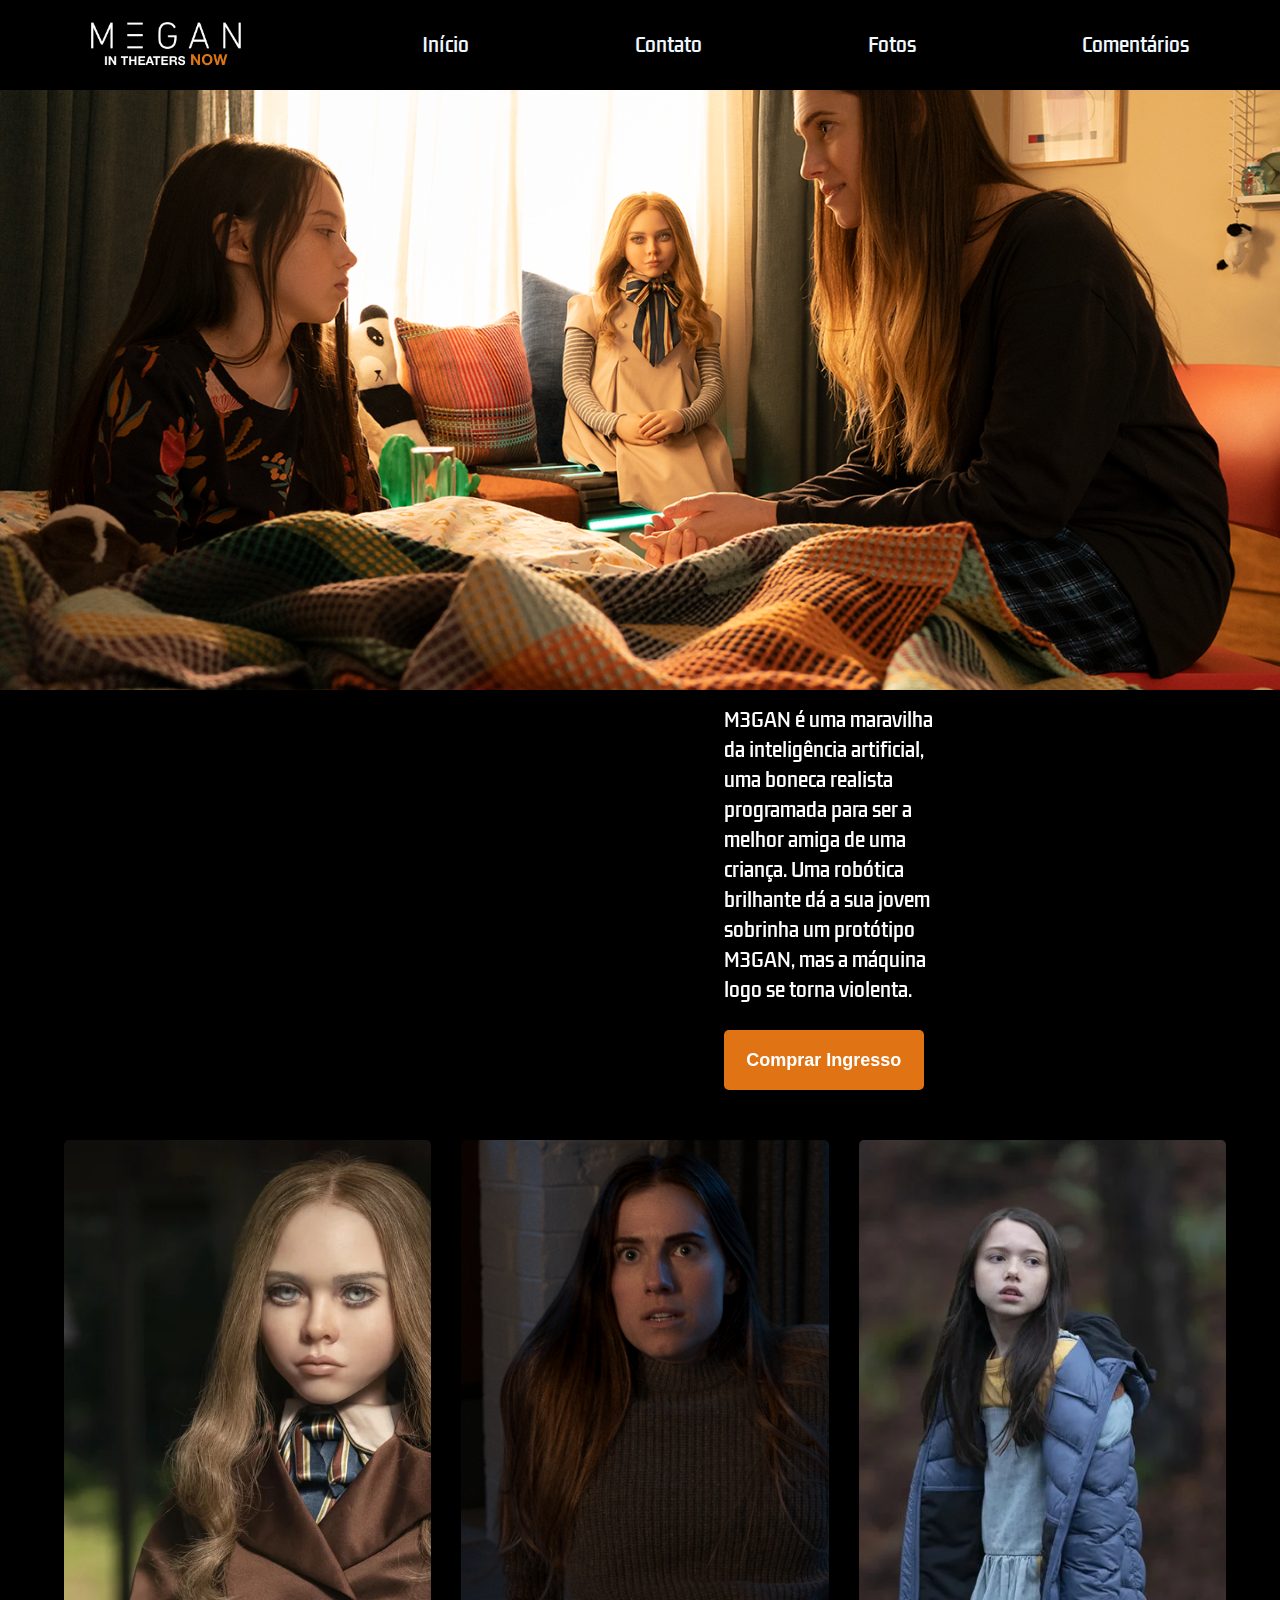
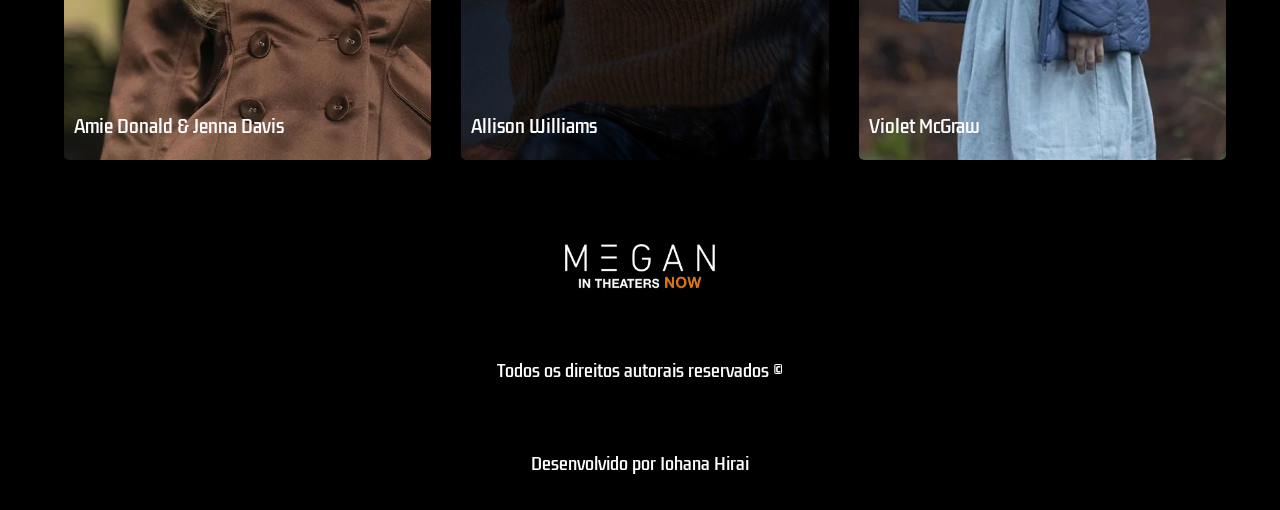
<file: index.html>
<!DOCTYPE html>
<html lang="pt-BR">

<head>
    <meta charset="UTF-8">
    <meta http-equiv="X-UA-Compatible" content="IE=edge">
    <meta name="viewport" content="width=device-width, initial-scale=1.0">
    <!-- <meta name="theme-color" content="#e07414" /> -->
    <title>M3GAN</title>
    <link rel="stylesheet" href="./css/styles.css" />
    <link rel="shortcut icon" href="./src/images/ICON.png" type="image/x-icon">
</head>

<body>
    <header>
        <img id="logo" src="./src/images/logo.png"/>
        <nav>
            <ul>
                <a href="./index.html">
                    <li>Início</li>
                </a>
                <a href="./html/contato.html">
                    <li>Contato</li>
                </a>
                <a href="./html/fotos.html">
                    <li>Fotos</li>
                </a>
                <a href="./html/comentarios.html">
                    <li>Comentários</li>
                </a>
            </ul>   
        </nav>
    </header>
    <div id="banner"></div>
    <div id="trailer-container">
        <div class="content">
            <iframe width="560" height="315" src="https://www.youtube.com/embed/JcKRaUGJcqY" title="YouTube video player" frameborder="0" allow="accelerometer; autoplay; clipboard-write; encrypted-media; gyroscope; picture-in-picture; web-share" allowfullscreen>Seu navegador não possui suporte para vídeos.</iframe>
            <div id="sinopse">
                <p class="description">
                    M3GAN é uma maravilha da inteligência artificial, uma boneca realista 
                    programada para ser a melhor amiga de uma criança. Uma robótica brilhante dá a sua jovem sobrinha 
                    um protótipo M3GAN, mas a máquina logo se torna violenta.
                </p>
                <button class="button">Comprar Ingresso</button>
            </div>
        </div>
    </div>

    <div class="actor-cards-container">
        <div class="cards-content">
            <div class="card banner-1">Amie Donald & Jenna Davis</div>
            <div class="card banner-2">Allison Williams</div>
            <div class="card banner-3">Violet McGraw</div>
        </div>
    </div>

    <footer>
        <img style="object-fit: contain;" id="logo" src="./src/images/logo.png" />
        <span>Todos os direitos autorais reservados ©</span>
        <span>Desenvolvido por Iohana Hirai</span>

        <nav class="footer-nav">
            <ul class="footer-list"> 
                <a href="./index.html">
                    <li>Início</li>
                </a>
                <a href="./html/contato.html">
                    <li>Contato</li>
                </a>
                <a href="./html/fotos.html">
                    <li>Fotos</li>
                </a>
                <a href="./html/comentarios.html">
                    <li>Comentários</li>
                </a>
            </ul>
        </nav>
    </footer>
</body>

</html>
</file>
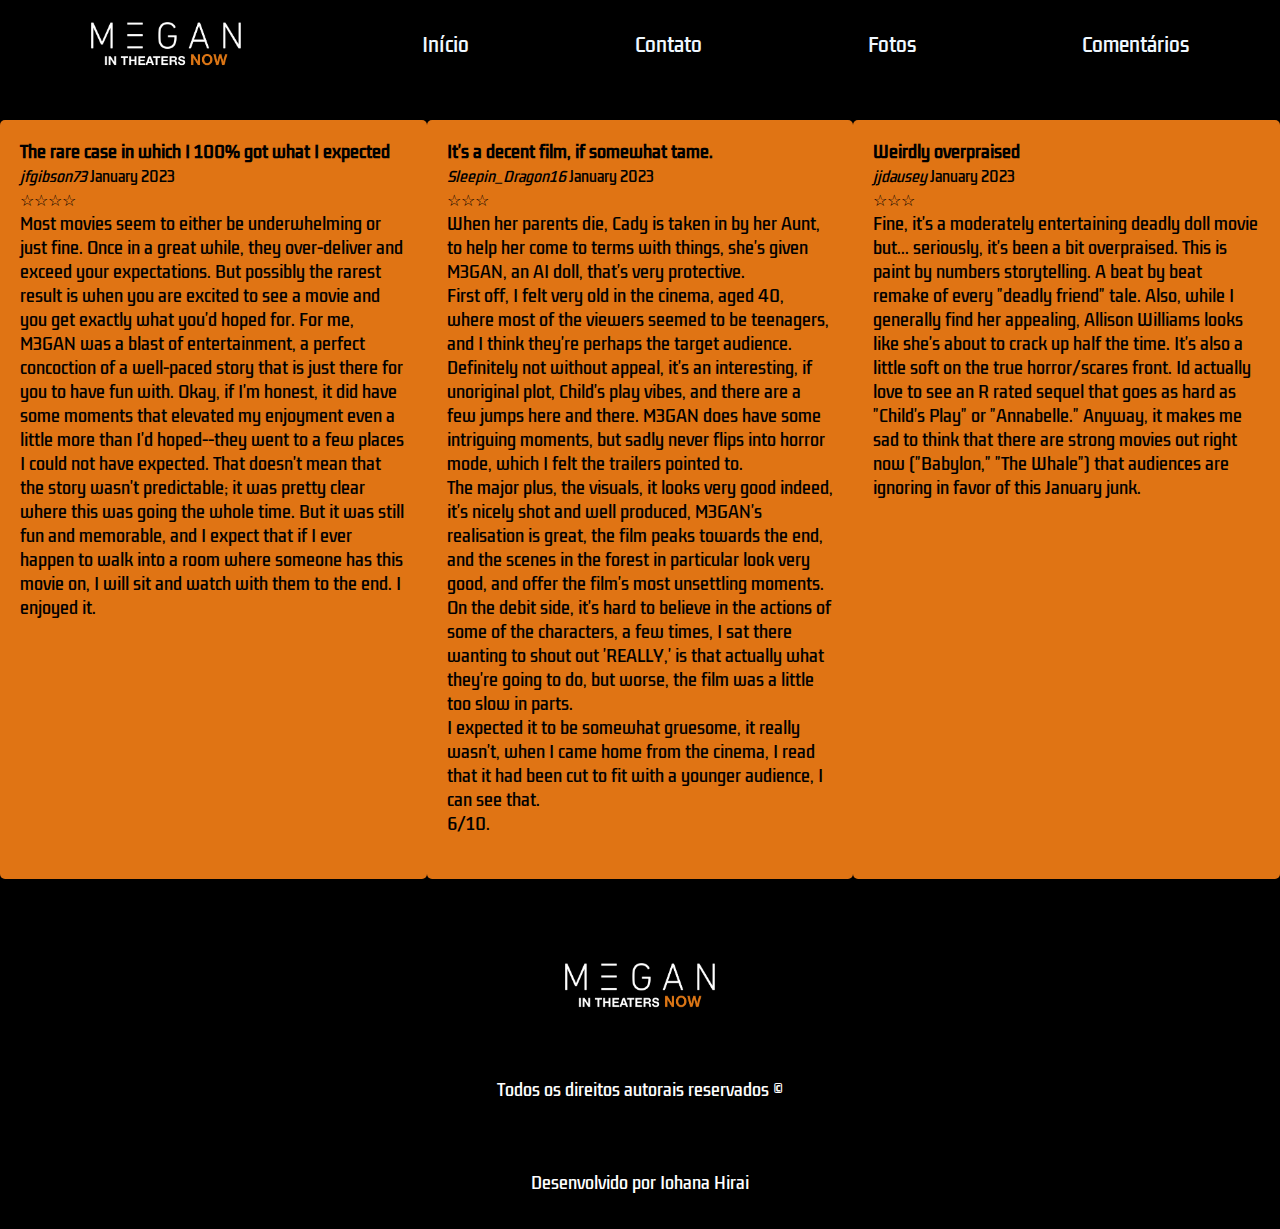
<file: HTML/comentarios.html>
<!DOCTYPE html>
<html lang="pt-BR">

<head>
    <meta charset="UTF-8">
    <meta http-equiv="X-UA-Compatible" content="IE=edge">
    <meta name="viewport" content="width=device-width, initial-scale=1.0">
    <title>M3GAN</title>
    <link rel="stylesheet" href="../css/styles.css" />
    <link rel="shortcut icon" href="../src/images/ICON.png" type="image/x-icon">
</head>

<body>
    <header>
        <img id="logo" src="../src/images/logo.png" />
        <nav>
            <ul>
                <a href="../index.html">
                    <li>Início</li>
                </a>
                <a href="./contato.html">
                    <li>Contato</li>
                </a>
                <a href="./fotos.html">
                    <li>Fotos</li>
                </a>
                <a href="./comentarios.html">
                    <li>Comentários</li>
                </a>
            </ul>
        </nav>
    </header>

    <main>
        <div class="comentarios-container">
            <div class="comentarios-content">
                <div  class="comentario-1">
                    <p class="comment-1-a" style="background-color: transparent">
                        <strong style="background-color: transparent"> The rare case in which I 100% got what I expected
                        </strong>
                    </p>
                    <a style="background-color: transparent; font-size: 14px;"> <i
                            style="background-color: transparent">jfgibson73</i> January 2023</a>
                    </br>
                    <a style="background-color: transparent">☆☆☆☆</a>
                    </br>
                    <p class="comment-1-a" style="background-color: transparent"> Most movies seem to either be
                        underwhelming or just fine. Once in a great while, they over-deliver and exceed your
                        expectations. But possibly the rarest result is when you are excited to see a movie and you get
                        exactly what you'd hoped for. For me, M3GAN was a blast of entertainment, a perfect concoction
                        of a well-paced story that is just there for you to have fun with. Okay, if I'm honest, it did
                        have some moments that elevated my enjoyment even a little more than I'd hoped--they went to a
                        few places I could not have expected. That doesn't mean that the story wasn't predictable; it
                        was pretty clear where this was going the whole time. But it was still fun and memorable, and I
                        expect that if I ever happen to walk into a room where someone has this movie on, I will sit and
                        watch with them to the end. I enjoyed it.
                    </p>
                </div>
                <div id="comment" class="comentario-2">
                    <p class="comment-2-a" style="background-color: transparent">
                        <strong style="background-color: transparent"> It's a decent film, if somewhat tame. </strong>
                    </p>
                    <a style="background-color: transparent; font-size: 14px;"> <i
                            style="background-color: transparent">Sleepin_Dragon16</i> January 2023</a>
                    </br>
                    <a style="background-color: transparent">☆☆☆</a>
                    </br>
                    <p class="comment-2-a" style="background-color: transparent"> When her parents die, Cady is taken in
                        by her Aunt, to help her come to terms with things, she's given M3GAN, an AI doll, that's very
                        protective.
                        </br>
                        First off, I felt very old in the cinema, aged 40, where most of the viewers seemed to be
                        teenagers, and I think they're perhaps the target audience.
                        </br>
                        Definitely not without appeal, it's an interesting, if unoriginal plot, Child's play vibes, and
                        there are a few jumps here and there. M3GAN does have some intriguing moments, but sadly never
                        flips into horror mode, which I felt the trailers pointed to.
                        </br>
                        The major plus, the visuals, it looks very good indeed, it's nicely shot and well produced,
                        M3GAN's realisation is great, the film peaks towards the end, and the scenes in the forest in
                        particular look very good, and offer the film's most unsettling moments.
                        </br>
                        On the debit side, it's hard to believe in the actions of some of the characters, a few times, I
                        sat there wanting to shout out 'REALLY,' is that actually what they're going to do, but worse,
                        the film was a little too slow in parts.
                        </br>
                        I expected it to be somewhat gruesome, it really wasn't, when I came home from the cinema, I
                        read that it had been cut to fit with a younger audience, I can see that.
                        </br>
                        6/10.
                    </p>
                </div>
                <div  class="comentario-1">
                    <p class="comment-3-a" style="background-color: transparent">
                        <strong style="background-color: transparent"> Weirdly overpraised </strong>
                    </p>
                    <a style="background-color: transparent; font-size: 14px;"> <i
                            style="background-color: transparent">jjdausey</i> January 2023</a>
                    </br>
                    <a style="background-color: transparent">☆☆☆</a>
                    </br>
                    <p class="comment-3-a" style="background-color: transparent"> Fine, it's a moderately entertaining
                        deadly doll movie but... seriously, it's been a bit overpraised. This is paint by numbers
                        storytelling. A beat by beat remake of every "deadly friend" tale. Also, while I generally find
                        her appealing, Allison Williams looks like she's about to crack up half the time. It's also a
                        little soft on the true horror/scares front. Id actually love to see an R rated sequel that goes
                        as hard as "Child's Play" or "Annabelle." Anyway, it makes me sad to think that there are strong
                        movies out right now ("Babylon," "The Whale") that audiences are ignoring in favor of this
                        January junk.
                    </p>
                </div>
            </div>
        </div>
    </main>

    <footer>
        <img style="object-fit: contain;" id="logo" src="../src/images/logo.png" />
        <span>Todos os direitos autorais reservados ©</span>
        <span>Desenvolvido por Iohana Hirai</span>

        <nav class="footer-nav">
            <ul>
                <a href="../index.html">
                    <li>Início</li>
                </a>
                <a href="./contato.html">
                    <li>Contato</li>
                </a>
                <a href="./fotos.html">
                    <li>Fotos</li>
                </a>
                <a href="./comentarios.html">
                    <li>Comentários</li>
                </a>
            </ul>
        </nav>
    </footer>
</body>

</html>
</file>
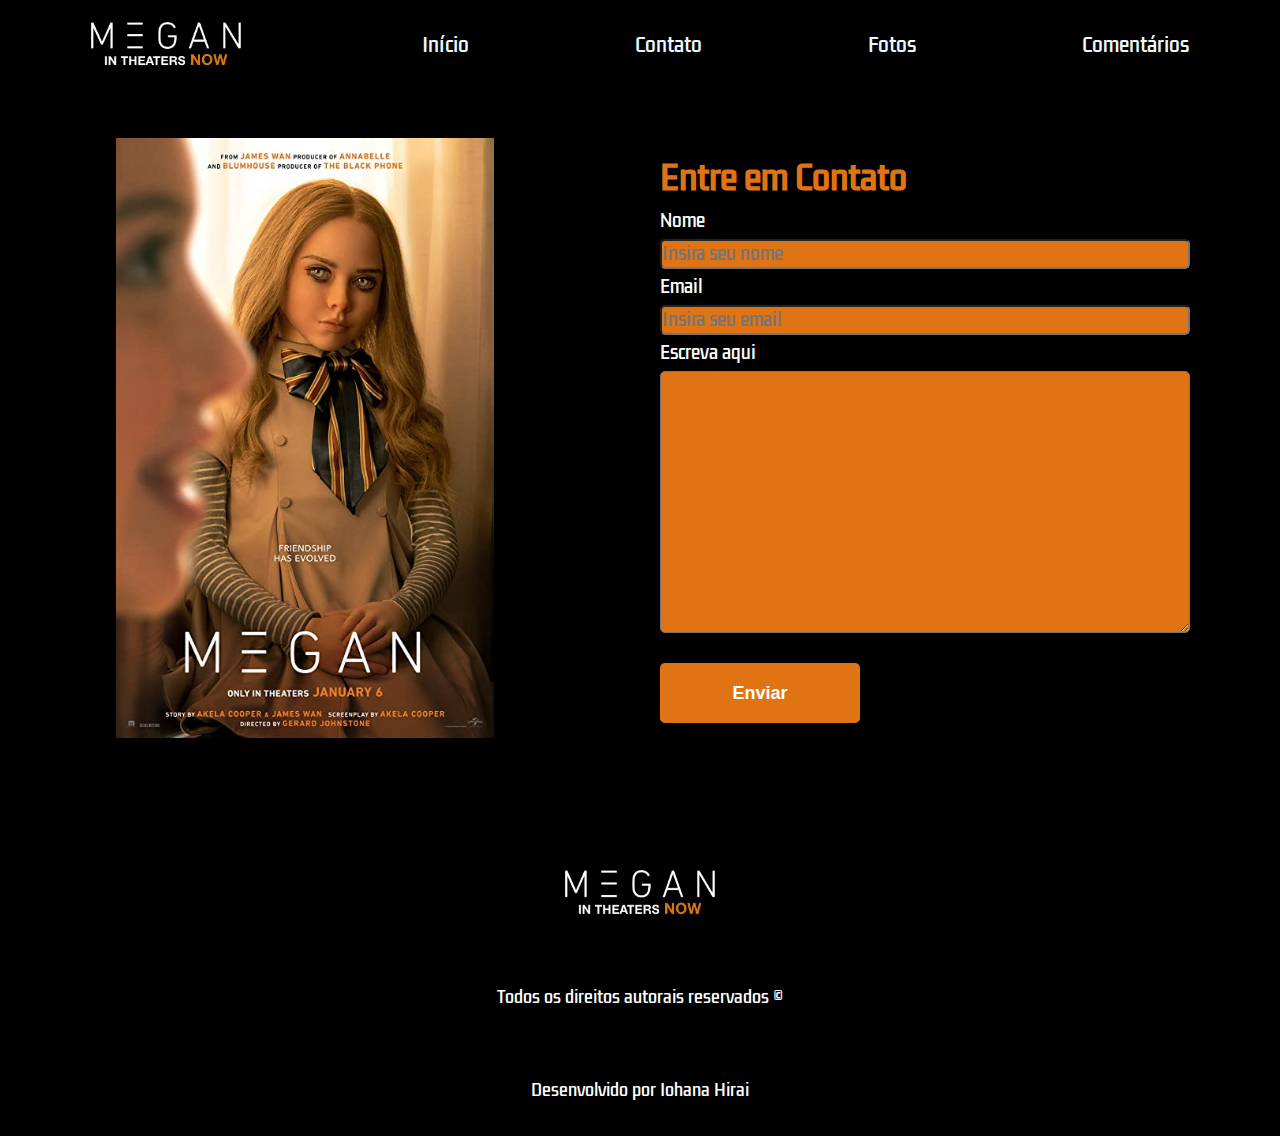
<file: HTML/contato.html>
<!DOCTYPE html>
<html lang="pt-BR">

<head>
    <meta charset="UTF-8">
    <meta http-equiv="X-UA-Compatible" content="IE=edge">
    <meta name="viewport" content="width=device-width, initial-scale=1.0">
    <title>M3GAN</title>
    <link rel="stylesheet" href="../css/styles.css" />
    <link rel="shortcut icon" href="../src/images/ICON.png" type="image/x-icon">
</head>

<body>
    <header>
        <img id="logo" src="../src/images/logo.png" />
        <nav>
            <ul>
                <a href="../index.html">
                    <li>Início</li>
                </a>
                <a href="./contato.html">
                    <li>Contato</li>
                </a>
                <a href="./fotos.html">
                    <li>Fotos</li>
                </a>
                <a href="./comentarios.html">
                    <li>Comentários</li>
                </a>
            </ul>
        </nav>

    </header>

    <div class="cartaz-contato">
        <div class="cartaz-content">
            <img src="../src/images/M3GAN CARTAZ.jpg" class="imagem-cartaz" />
        </div>
        <form action="./contato.html">
            <h1 class="form-title" style="font-family: 'Kdam Thmor Pro', sans-serif; color: #e07414" ;>Entre em
                Contato</h1>

            <label for="text">Nome</label>
            <input style="display: block" id="text" type="text" name="text" placeholder="Insira seu nome" />

            <label for="email">Email</label>
            <input style="display: block" id="email" type="email" name="email" placeholder="Insira seu email" />

            <label for="textarea">Escreva aqui</label>
            <textarea style="display: block" name="mensagem" id="mensagem" rows="10">
                </textarea>

            <button class="button">Enviar</button>

        </form>
    </div>

    <footer>
        <img style="object-fit: contain;" id="logo" src="../src/images/logo.png" />
        <span>Todos os direitos autorais reservados ©</span>
        <span>Desenvolvido por Iohana Hirai</span>

        <nav class="footer-nav">
            <ul>
                <a href="../index.html">
                    <li>Início</li>
                </a>
                <a href="./contato.html">
                    <li>Contato</li>
                </a>
                <a href="./fotos.html">
                    <li>Fotos</li>
                </a>
                <a href="./comentarios.html">
                    <li>Comentários</li>
                </a>
            </ul>
        </nav>
    </footer>
</body>

</html>
</file>
<file: css/styles.css>
@import url('https://fonts.googleapis.com/css2?family=Kdam+Thmor+Pro&display=swap');

* {
    margin: 0;
    padding: 0;
    background-color: black;
    list-style: none;
    text-decoration: none;
}

header {
    height: 90px;
    display: flex;
    justify-content: space-around;
    align-items: center;
}

nav {
    width: 60%;
}

ul {
    display: flex;
    width: 100%;
    justify-content: space-between;
}

li {
    list-style: none;
    color: aliceblue;
    cursor: pointer;
    font-size: 19px;
    transition: 0.5s;
    font-family: 'Kdam Thmor Pro', sans-serif;
}

li:hover {
    color: #e07414;
}

#logo {
    width: 150px;
    height: auto;
}

#banner {
    background-image: url(../src/images/banner0.png);
    background-position: 50% 50%;
    background-size: cover;
    width: 100%;
    height: 600px;

}

#trailer-container {
    width: 100%;
    height: 400px;
    display: flex;
    justify-content: center;
}

.content {
    width: 60%;
    display: flex;
    align-items: center;
    justify-content: space-between;
}

.trailer {
    width: 50%;
}

#sinopse {
    width: 50%;
    display: flex;
    flex-direction: column;
    justify-content: space-between;
    margin-left: 30px;
    margin-top: auto;
}

.description {
    color: #fff;
    font-size: 19px;
    font-family: 'Kdam Thmor Pro', sans-serif;
    width: 70%;
}

.button {
    width: 200px;
    height: 60px;
    background-color: #e07414;
    color: #fff;
    padding: 8px 10px;
    border-radius: 5px;
    cursor: pointer;
    transition: .8s;
    font-size: 18px;
    display: flex;
    justify-content: center;
    font-weight: bold;
    border: none;
    outline: none;
    margin-top: 25px;
    align-items: center;
}

.button:hover {
    background-color: #fff;
    color: black;
}

.actor-cards-container {
    width: 100%;
    display: flex;
    justify-content: center;
    margin-top: 50px;

}

.cards-content {
    width: 90%;
    display: grid;
    grid-template-columns: repeat(3, 1fr);
    row-gap: 20px;
    column-gap: 40px;
}

.card {
    width: 100%;
    height: 600px;
    background-size: cover;
    background-position: 50% 50%;
    border-radius: 5px;
    cursor: pointer;
    transition: 1s;
    display: flex;
    flex-direction: column;
    justify-content: flex-end;
    padding: 0 0 20px 10px;
    color: #fff;
    font-size: 17px;
    font-family: 'Kdam Thmor Pro', sans-serif;
}

.card:hover {
    transform: scale(1.02);
}

.banner-1{
    background-image: url(../src/images/banner1.webp);
}

.banner-2{
    background-image: url(../src/images/banner2.jpg);
}

.banner-3{
    background-image: url(../src/images/banner3.webp);
}

footer {
    height: 300px;
    margin-top: 50px;
    display: flex;
    flex-direction: column;
    align-items: center;
    justify-content: space-around;
}

span {
    color: #fff;
    font-family: 'Kdam Thmor Pro', sans-serif;
}

.footer-nav {
    display: none;
}

.footer-list {
    display: flex;
    flex-direction: column;
    align-items: center;
}

@media(max-width: 768px){
    .footer-nav {
        display: block;
    }
    
    nav {
        display: none;
    }

    #banner {
        background-position: 40%;
    }

    #trailer-container {
        width: 100%;
        height: 400px;
        display: flex;
        flex-direction: column;
    }

    .content {
    width: 95%;
    display: flex;
    flex-direction: column;
    }

    .trailer {
        width: 100%;
    }

    #sinopse {
        width: 95%;
        display: flex;
        flex-direction: column;
        justify-content: space-between;
        margin-left: auto;
    }

    .description {
        width: 100%;
    }

    .button {
        width: 100%;
        margin-top: 30px;
    }

    .cards-content {
        grid-template-columns: 1fr;
        margin-top: 150px;
    }
    * {
        align-items: center;
    }
}

.cartaz-contato {
    display: grid;
    grid-template-columns: 1fr 1fr;
    max-width: 1100px;
    margin: 0 auto;
    align-items: center;
    gap: 40px;
    padding: 3rem 1rem;
}
 .imagem-cartaz {
    object-fit: contain;
    max-width: 100%;
    display: flex;
}

.cartaz-content {
    background-repeat: no-repeat;
    padding-right: 100px;
    color: #fff;
    font-size: 17px;
    font-family: 'Kdam Thmor Pro', sans-serif;
    border-radius: 5px;
}

.cartaz-content img {
    width: 100%;
    height: 600px;
}

label {
    font-family: 'Kdam Thmor Pro', sans-serif;
    border-radius: 5px;
    color: #fff;
    font-size: 17px;
    
}
input {
    display: block;
    background-color: #e07414;
    list-style: none;
    font-family: 'Kdam Thmor Pro', sans-serif;
    border-radius: 5px;
    font-size: 17px;

}

textarea {
    display: block;
    background-color: #e07414;
    list-style: none;
    font-family: 'Kdam Thmor Pro', sans-serif;
    border-radius: 5px;
    font-size: 17px;
}

form {
    display: grid;
    gap: 5px;
  }
 
.fotos-container {
    width: 90%;
    display: grid;
    grid-template-columns: repeat(3, 2fr);
    row-gap: 20px;
    column-gap: 40px;
}   

.fotos-content {
    width: 90%;
    display: grid;
    grid-template-columns: repeat(3, 2fr);
    row-gap: 20px;
    column-gap: 40px;
    margin: 10px;
}

.foto-1 {
    background-image: url(../src/images/M3GAN\ LENDO.jpg) ;
    width: 30vw;
    height: 30vh;
    background-size: cover;
    background-repeat: no-repeat;
    border-radius: 5px;
    cursor: pointer;
    padding: 0 0 20px 10px;
    transition: .3s;
}

.foto-2 {
    background-image:url(../src/images/M3GAN\ 3\ P\ OFICINA.jpg);
    width: 30vw;
    height: 30vh;
    background-size: cover;
    background-repeat: no-repeat;
    border-radius: 5px;
    cursor: pointer;
    padding: 0 0 20px 10px;
    transition: .3s;
}

.foto-3 {
    background-image:url(../src/images/M3GAN\ SALA\ BRANCA.jpg) ;
    width: 30vw;
    height: 30vh;
    background-size: cover;
    background-repeat: no-repeat;
    border-radius: 5px;
    cursor: pointer;
    padding: 0 0 20px 10px;
    transition: .3s;
}

.foto-4 {
    background-image:url(../src/images/M3GAN\ MÃO\ BOCA.jpg);
    width: 30vw;
    height: 30vh;
    background-size: cover;
    background-repeat: no-repeat;
    border-radius: 5px;
    cursor: pointer;
    padding: 0 0 20px 10px;
    transition: .3s;
}

.foto-5 {
    background-image:url(../src/images/M3GAN\ MENINO\ ORELHA.jpg) ;
    width: 30vw;
    height: 30vh;
    background-size: cover;
    background-repeat: no-repeat;
    border-radius: 5px;
    cursor: pointer;
    padding: 0 0 20px 10px;
    transition: .3s;
}

.foto-6 {
    background-image:url(../src/images/M3GAN\ REDROOM\ CORRE.jpg);
    width: 30vw;
    height: 30vh;
    background-size: cover;
    background-repeat: no-repeat;
    border-radius: 5px;
    cursor: pointer;
    padding: 0 0 20px 10px;
    transition: .3s;
}

.foto-7 {
    background-image:url(../src/images/M3GAN\ 2\ P\ JIPE.jpg);
    width: 30vw;
    height: 30vh;
    background-size: cover;
    background-repeat: no-repeat;
    border-radius: 5px;
    cursor: pointer;
    padding: 0 0 20px 10px;
    transition: .3s;
}

.foto-8 {
    background-image:url(../src/images/M3GAN\ CARTAZ\ 1.jpg);
    width: 30vw;
    height: 30vh;
    background-size: cover;
    background-repeat: no-repeat;
    border-radius: 5px;
    cursor: pointer;
    padding: 0 0 20px 10px;
    transition: .3s;
}

.foto-9 {
    background-image:url(../src/images/M3GAN\ HOMEM\ JANELA.jpg);
    width: 30vw;
    height: 30vh;
    background-size: cover;
    background-repeat: no-repeat;
    border-radius: 5px;
    cursor: pointer;
    padding: 0 0 20px 10px;
    transition: 0.3s;
}

#foto:hover {
    transform: scale(1.02);
}

/* .comentarios-container {
    height: auto;
    width: auto; 
    gap: 30px;
    justify-content: space-around;
    align-items: center;
} */

.comentarios-content {
    display: flex;
    align-items: center;
    justify-content: space-around;
}

#comment {
    background-color: #e07414;
    width: 400px;
    height: 719px;
    padding: 20px;
    margin-top: 30px;
    justify-content: center;
    font-family: 'Kdam Thmor Pro', sans-serif;
    border-radius: 5px;
    
}

.comentario-1 {
    background-color: #e07414;
    width: 400px;
    height: 719px;
    padding: 20px;
    margin-top: 30px;
    justify-content: center;
    font-family: 'Kdam Thmor Pro', sans-serif;
    border-radius: 5px;
}
</file>
